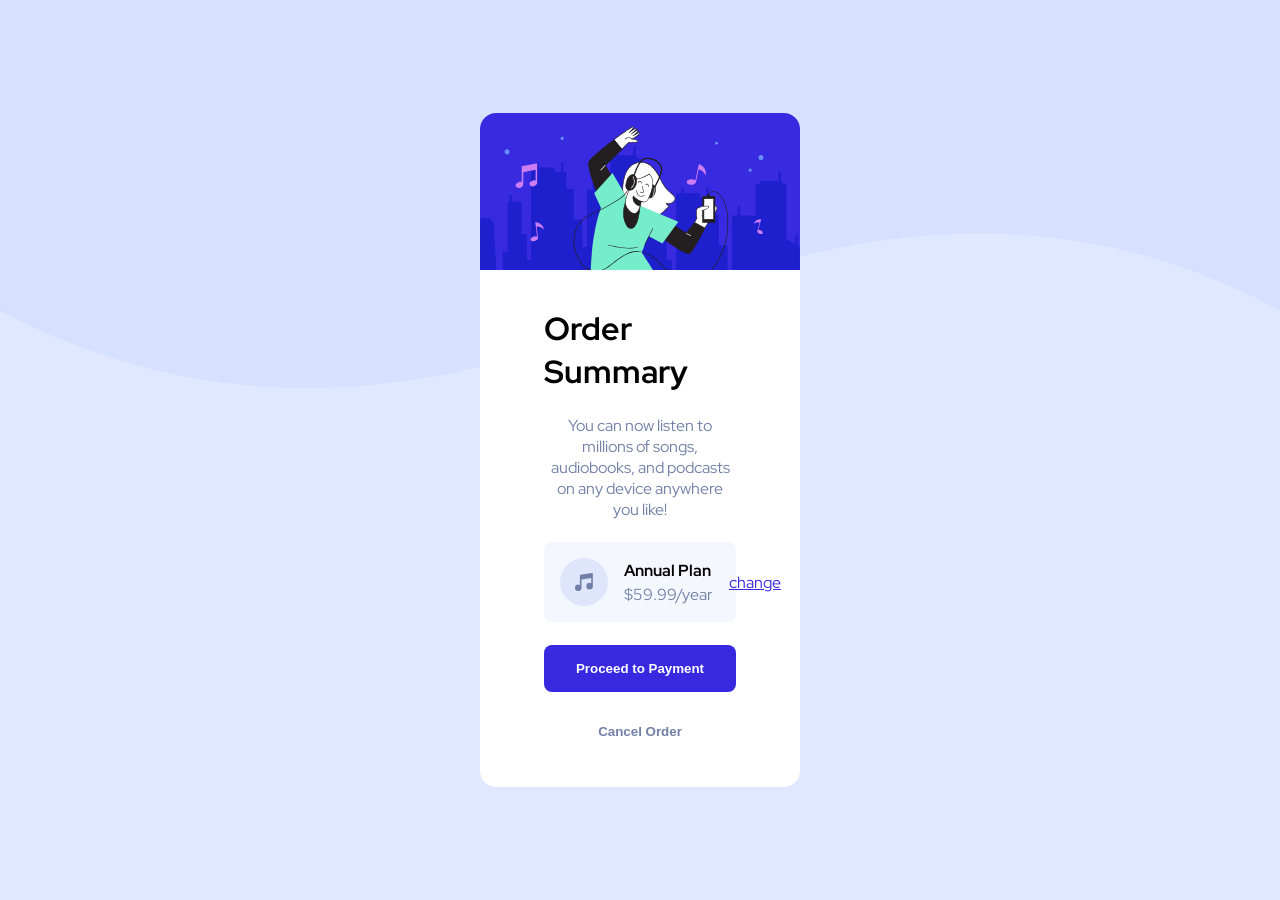
<file: class 13/index.html>
<!DOCTYPE html>
<html lang="en">

<head>
    <meta charset="UTF-8">
    <meta name="viewport" content="width=device-width, initial-scale=1.0">
    <!-- displays site properly based on user's device -->

    <link rel="icon" type="image/png" sizes="32x32" href="./images/favicon-32x32.png">
    <link rel="stylesheet" href="style.css">

    <title>Frontend Mentor | Order summary card</title>
</head>

<body>

    <main>
        <div class="card-image">
            <img src="./resource/images/illustration-hero.svg" alt="" width="100%">
        </div>
        <div class="card-info">
            <header>
                <h1>Order Summary</h1>
            </header>

            <p>
                You can now listen to millions of songs, audiobooks, and podcasts on any
                device anywhere you like!
            </p>

            <div class="plan">
                <img src="./resource/images/icon-music.svg" alt="music-icon">
                <div class="plan-info">
                    <span class="plan-type">Annual Plan</span>
                    <span class="plan-price">$59.99/year</span>
                </div>
                <a href="#">change</a>
            </div>

            <div class="buttons">
                <button class="btn btn-primary">Proceed to Payment</button>
                <button class="btn btn-secondary">Cancel Order</button>
            </div>
        </div>

    </main>


</body>

</html>
</file>
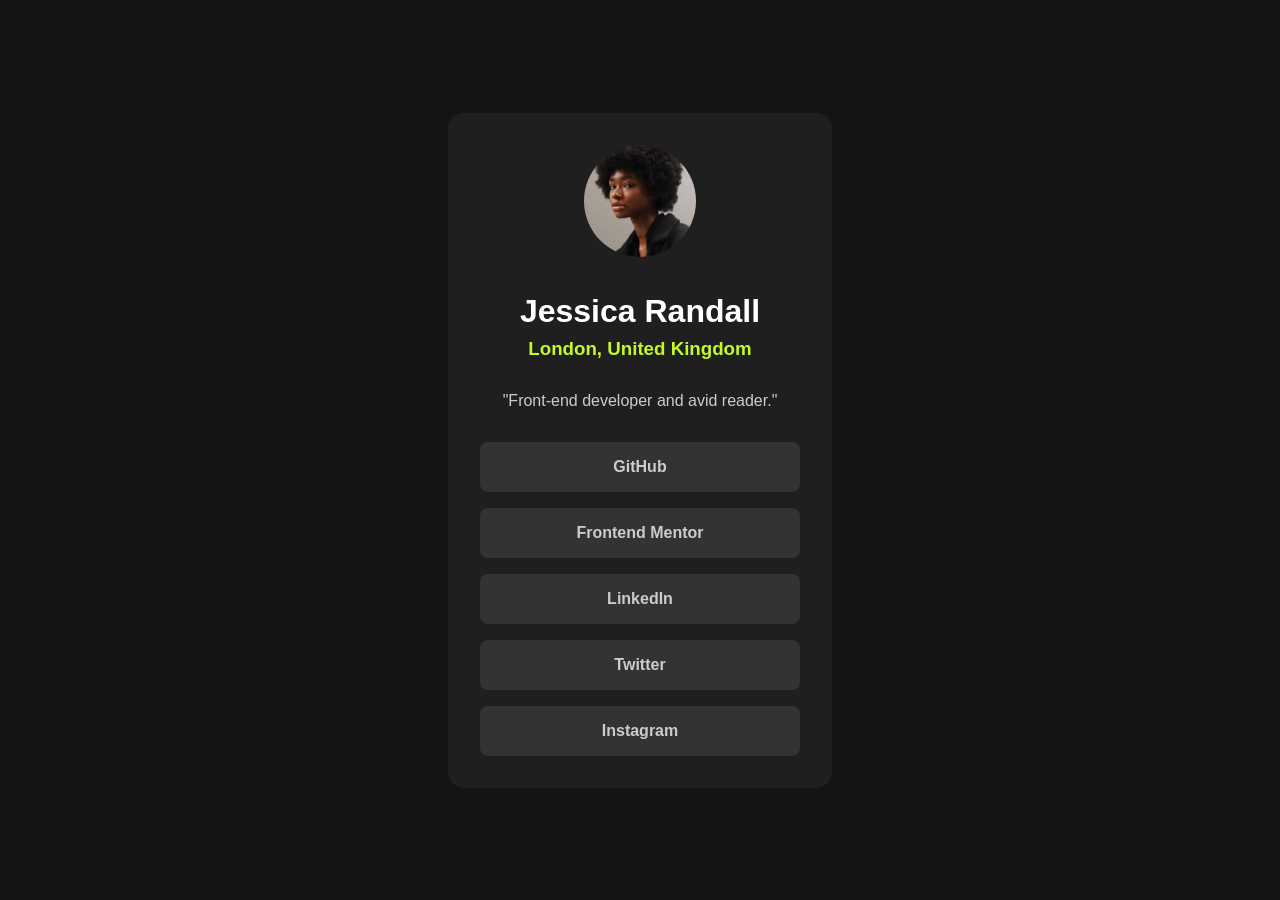
<file: class 14/index.html>
<!DOCTYPE html>
<html lang="en">

<head>
    <meta charset="UTF-8">
    <meta name="viewport" content="width=device-width, initial-scale=1.0">
    <title>Class 14</title>
    <link rel="stylesheet" href="style.css">
</head>

<body class="center">
    <main class="center col">
        <div class="bio center col">
            <div class="image">
                <img src="./resources//assets//images/avatar-jessica.jpeg" alt="">
            </div>
            <div class="name-loc center col">
                <h1>Jessica Randall</h1>
                <h3>London, United Kingdom</h3>
            </div>
            <p>"Front-end developer and avid reader."</p>
        </div>
        <div class="links center col">
            <a href="#">GitHub</a>
            <a href="#">Frontend Mentor</a>
            <a href="#">LinkedIn</a>
            <a href="#">Twitter</a>
            <a href="#">Instagram</a>
        </div>
    </main>
</body>

</html>
</file>
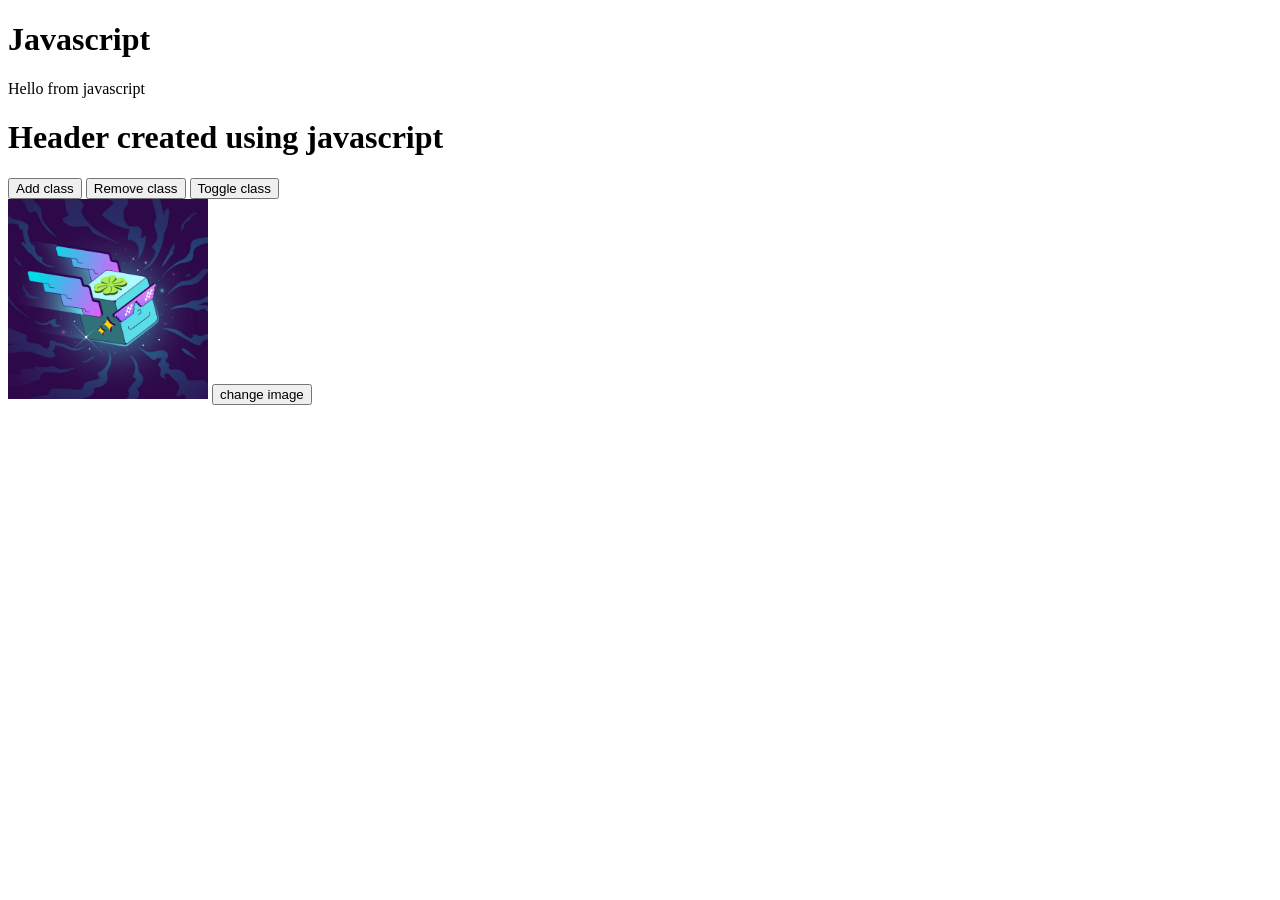
<file: class 20/index.html>
<!DOCTYPE html>
<html lang="en">

<head>
    <meta charset="UTF-8">
    <meta name="viewport" content="width=device-width, initial-scale=1.0">
    <title>Class 20</title>
    <!-- <script src="script.js"></script> -->
    <link rel="stylesheet" href="style.css">
    <!-- <script src="./learnDom.js"></script> -->
</head>

<body>
    <h1>Javascript</h1>
    <p id="para"></p>
    <main class="container"></main>
    <button class="add">Add class</button>
    <button class="remove">Remove class</button>
    <button class="toggle">Toggle class</button>

    <div>
        <img id="img" src="./images/fly.jpg" width="200" height="200" alt="">
        <button class="img-btn">change image</button>

    </div>
</body>
<script>
    // this is how we create an element
    let container = document.querySelector(".container");
    let header = document.createElement("h1");
    header.innerHTML = "Header created using javascript";
    header.style.fontFamily = "verdana";
    container.appendChild(header);

    //----------------------------------------------------
    //----------------------------------------------------
    //----------------------------------------------------
    // changing html content and styles

    let para = document.getElementById("para");
    para.innerHTML = "Hello from javascript";

    function addStyles() {
        para.classList.add("text-red")
        para.classList.add("text-center")
    }

    let add = document.querySelector(".add");
    add.addEventListener("click", addStyles)
    let remove = document.querySelector(".remove");
    remove.addEventListener("click", function () {
        para.classList.remove("text-red")
        para.classList.remove("text-center")
    })
    let toggle = document.querySelector(".toggle");
    toggle.addEventListener("mouseover", function () {
        para.classList.toggle("text-red")
        para.classList.toggle("text-center")
    })

    //----------------------------------------------------
    //----------------------------------------------------
    //----------------------------------------------------
    // functionality to change image with button click
    let img = document.getElementById("img");
    let imgBtn = document.querySelector(".img-btn");
    imgBtn.addEventListener("click", function () {
        img.src = "./images/block3 3.jpg";
    })

</script>

</html>
</file>
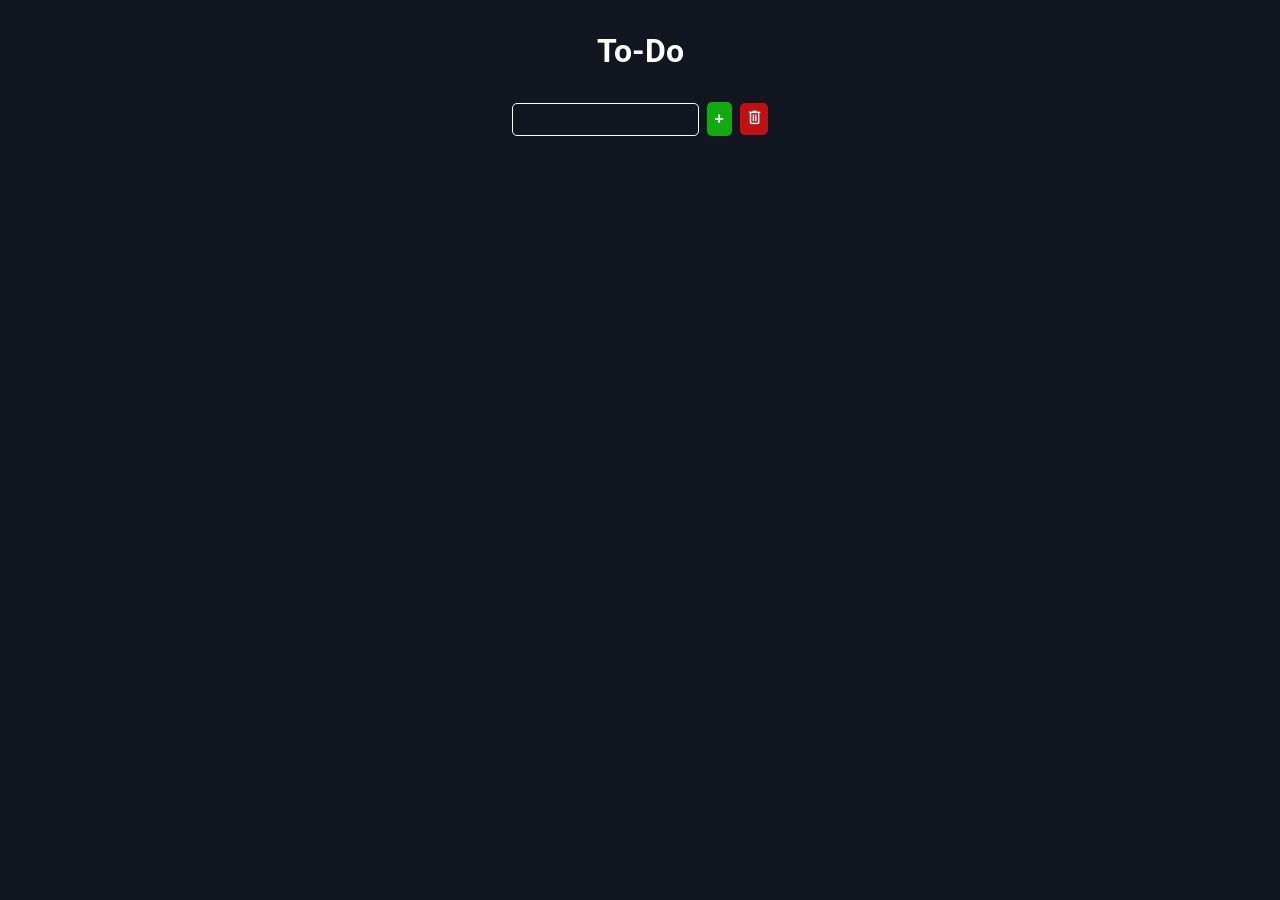
<file: class 21/index.html>
<!DOCTYPE html>
<html lang="en">

<head>
    <meta charset="UTF-8">
    <meta name="viewport" content="width=device-width, initial-scale=1.0">
    <title>Class 21 (To-Do List app)</title>
    <link rel="stylesheet" href="style.css">
    <link rel="stylesheet" href="https://fonts.googleapis.com/css2?family=Material+Symbols+Outlined:opsz,wght,FILL,GRAD@20..48,100..700,0..1,-50..200&icon_names=add" />
    <link rel="stylesheet"
        href="https://fonts.googleapis.com/css2?family=Material+Symbols+Outlined:opsz,wght,FILL,GRAD@20..48,100..700,0..1,-50..200&icon_names=delete" />
        
</head>

<body>
    <div class="container">
        <header>
            <h1>To-<span>Do</span></h1>
        </header>
        <div class="form">
            <input type="text" class="todo-input">
            <button class="todo-button btn">+</button>
            <button class="todo-button-clear btn-icon">
                <span class="material-symbols-outlined">
                    delete
                </span>
            </button>
        </div>
        <div class="todo-container">
            <ul class="todo-list"></ul>
        </div>
    </div>

</body>
<script src="script.js" defer></script>

</html>
</file>
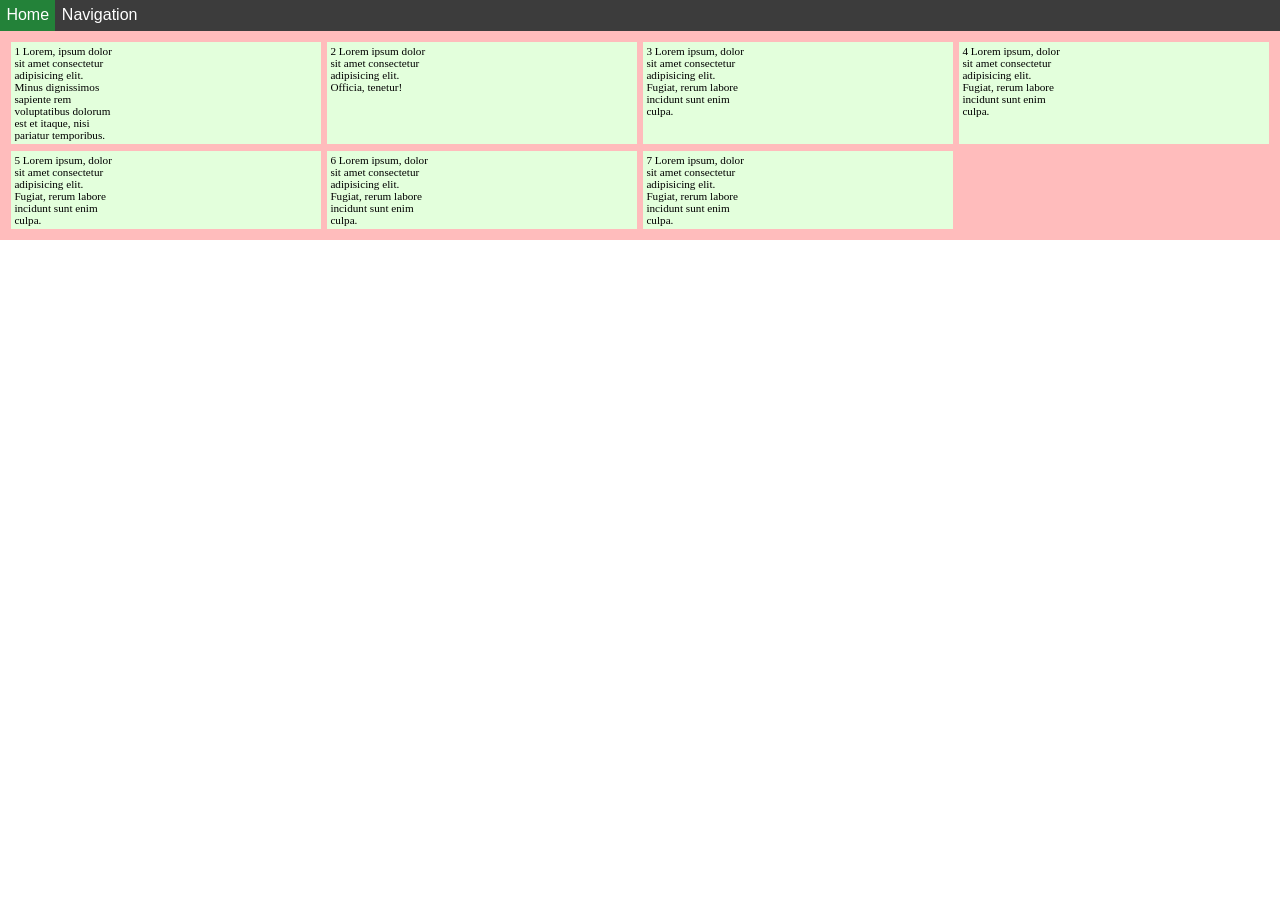
<file: class 4/index.html>
<!DOCTYPE html>
<html lang="en">

<head>
    <meta charset="UTF-8">
    <meta name="viewport" content="width=device-width, initial-scale=1.0">
    <title>Layouts</title>
    <link rel="stylesheet" href="style.css">
    <link rel="stylesheet" href="navigation.css">
</head>

<body>
    <!-- navigation -->
    <nav>
        <ul>
            <li><a href="index.html" id="home">Home</a></li>
            <li><a href="navigation.html">Navigation</a></li>
        </ul>
    </nav>
    <!-- flex container -->
    <main>
        <!-- flex items -->
        <section>
            <p>1 Lorem, ipsum dolor sit amet consectetur adipisicing elit. Minus dignissimos sapiente rem voluptatibus
                dolorum est et itaque, nisi pariatur temporibus.</p>
        </section>
        <!-- flex items -->
        <section>
            <p>2 Lorem ipsum dolor sit amet consectetur adipisicing elit. Officia, tenetur!</p>
        </section>
        <!-- flex items -->
        <section>
            <p>3 Lorem ipsum, dolor sit amet consectetur adipisicing elit. Fugiat, rerum labore incidunt sunt enim culpa.
            </p>
        </section>
        <!-- flex items -->
        <section>
            <p>4 Lorem ipsum, dolor sit amet consectetur adipisicing elit. Fugiat, rerum labore incidunt sunt enim culpa.
            </p>
        </section>
        <!-- flex items -->
        <section>
            <p>5 Lorem ipsum, dolor sit amet consectetur adipisicing elit. Fugiat, rerum labore incidunt sunt enim culpa.
            </p>
        </section>
        <!-- flex items -->
        <section>
            <p>6 Lorem ipsum, dolor sit amet consectetur adipisicing elit. Fugiat, rerum labore incidunt sunt enim culpa.
            </p>
        </section>
        <!-- flex items -->
        <section>
            <p>7 Lorem ipsum, dolor sit amet consectetur adipisicing elit. Fugiat, rerum labore incidunt sunt enim culpa.
            </p>
        </section>
    </main>
</body>

</html>
</file>
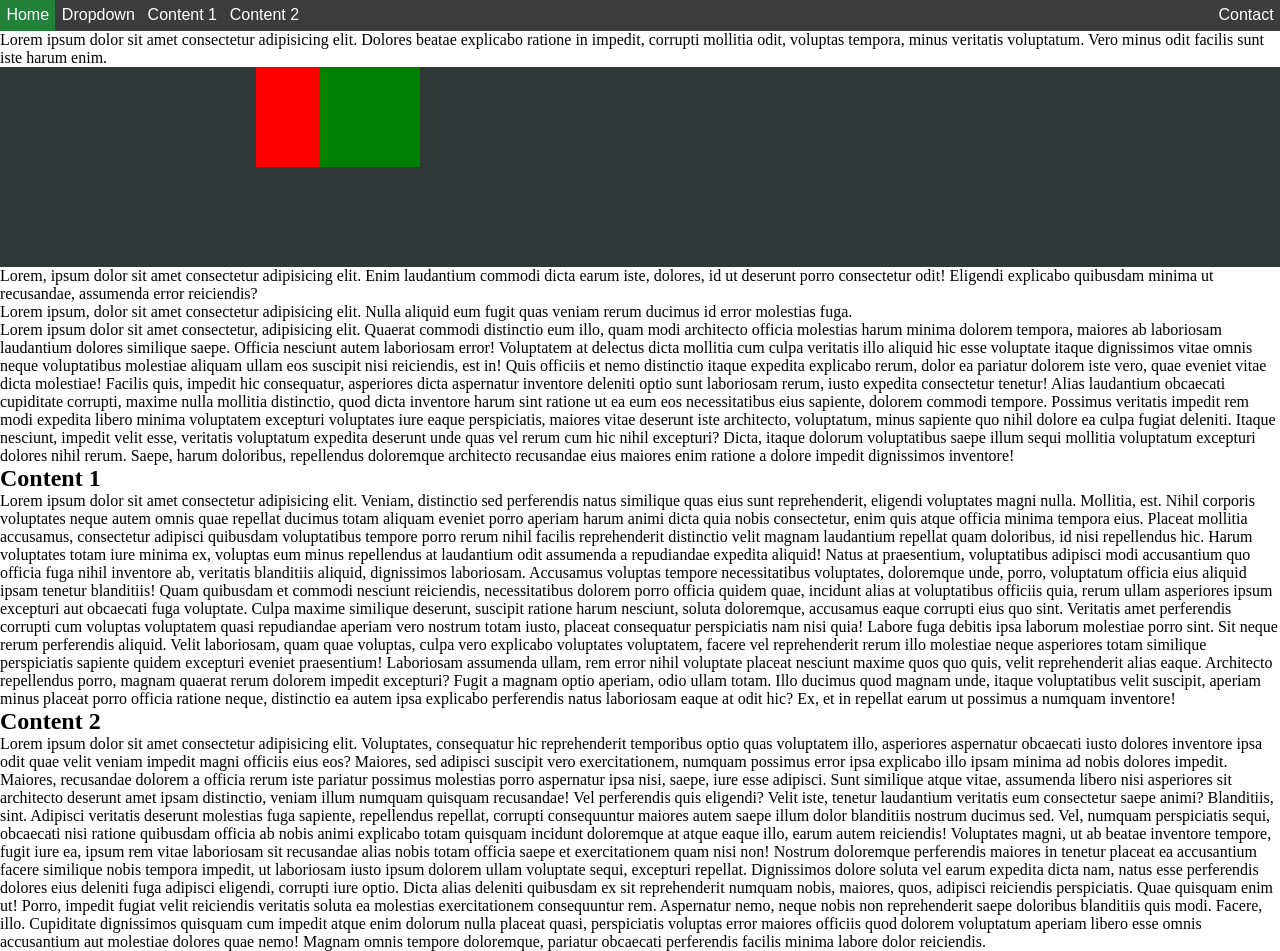
<file: class 5/index.html>
<!DOCTYPE html>
<html lang="en">
<head>
    <meta charset="UTF-8">
    <meta name="viewport" content="width=device-width, initial-scale=1.0">
    <title>Class 5</title>
    <link rel="stylesheet" href="style.css">
</head>
<body>
    <nav>
        <!-- left hand div -->
        <div>
            <ul>
                <li><a href="index.html" id="home">Home</a></li>
                <li class="dropdown">Dropdown
                    <div class="dropdown-items">
                        <a href="about.html">About</a>
                        <a href="contact.html">Contact</a>
                        <a href="purchase.html">Purchase</a>
                    </div>
                </li>
                <li><a href="#content1">Content 1</a></li>
                <li><a href="#content2">Content 2</a></li>
            </ul>
        </div>
        <!-- right hand div -->
        <div>
            <ul>
                <li><a href="contact.html">Contact</a></li>
            </ul>
        </div>
    </nav>
    <p>Lorem ipsum dolor sit amet consectetur adipisicing elit. Dolores beatae explicabo ratione in impedit, corrupti mollitia odit, voluptas tempora, minus veritatis voluptatum. Vero minus odit facilis sunt iste harum enim.</p>
    <div class="container">
        <!-- red box -->
        <div class="box-1"></div>
        <!-- green box -->
        <div class="box-2"></div>
    </div>
    <p>Lorem, ipsum dolor sit amet consectetur adipisicing elit. Enim laudantium commodi dicta earum iste, dolores, id ut deserunt porro consectetur odit! Eligendi explicabo quibusdam minima ut recusandae, assumenda error reiciendis?</p>

    <p>Lorem ipsum, dolor sit amet consectetur adipisicing elit. Nulla aliquid eum fugit quas veniam rerum ducimus id error molestias fuga.</p>
    <div class="">
        Lorem ipsum dolor sit amet consectetur, adipisicing elit. Quaerat commodi distinctio eum illo, quam modi architecto officia molestias harum minima dolorem tempora, maiores ab laboriosam laudantium dolores similique saepe. Officia nesciunt autem laboriosam error! Voluptatem at delectus dicta mollitia cum culpa veritatis illo aliquid hic esse voluptate itaque dignissimos vitae omnis neque voluptatibus molestiae aliquam ullam eos suscipit nisi reiciendis, est in! Quis officiis et nemo distinctio itaque expedita explicabo rerum, dolor ea pariatur dolorem iste vero, quae eveniet vitae dicta molestiae! Facilis quis, impedit hic consequatur, asperiores dicta aspernatur inventore deleniti optio sunt laboriosam rerum, iusto expedita consectetur tenetur! Alias laudantium obcaecati cupiditate corrupti, maxime nulla mollitia distinctio, quod dicta inventore harum sint ratione ut ea eum eos necessitatibus eius sapiente, dolorem commodi tempore. Possimus veritatis impedit rem modi expedita libero minima voluptatem excepturi voluptates iure eaque perspiciatis, maiores vitae deserunt iste architecto, voluptatum, minus sapiente quo nihil dolore ea culpa fugiat deleniti. Itaque nesciunt, impedit velit esse, veritatis voluptatum expedita deserunt unde quas vel rerum cum hic nihil excepturi? Dicta, itaque dolorum voluptatibus saepe illum sequi mollitia voluptatum excepturi dolores nihil rerum. Saepe, harum doloribus, repellendus doloremque architecto recusandae eius maiores enim ratione a dolore impedit dignissimos inventore!
    </div>
    <!-- content 1 -->
    <section id="content1">
        <header>
            <h1>Content 1</h1>
        </header>
        <main>
            Lorem ipsum dolor sit amet consectetur adipisicing elit. Veniam, distinctio sed perferendis natus similique quas eius sunt reprehenderit, eligendi voluptates magni nulla. Mollitia, est. Nihil corporis voluptates neque autem omnis quae repellat ducimus totam aliquam eveniet porro aperiam harum animi dicta quia nobis consectetur, enim quis atque officia minima tempora eius. Placeat mollitia accusamus, consectetur adipisci quibusdam voluptatibus tempore porro rerum nihil facilis reprehenderit distinctio velit magnam laudantium repellat quam doloribus, id nisi repellendus hic. Harum voluptates totam iure minima ex, voluptas eum minus repellendus at laudantium odit assumenda a repudiandae expedita aliquid! Natus at praesentium, voluptatibus adipisci modi accusantium quo officia fuga nihil inventore ab, veritatis blanditiis aliquid, dignissimos laboriosam. Accusamus voluptas tempore necessitatibus voluptates, doloremque unde, porro, voluptatum officia eius aliquid ipsam tenetur blanditiis! Quam quibusdam et commodi nesciunt reiciendis, necessitatibus dolorem porro officia quidem quae, incidunt alias at voluptatibus officiis quia, rerum ullam asperiores ipsum excepturi aut obcaecati fuga voluptate. Culpa maxime similique deserunt, suscipit ratione harum nesciunt, soluta doloremque, accusamus eaque corrupti eius quo sint. Veritatis amet perferendis corrupti cum voluptas voluptatem quasi repudiandae aperiam vero nostrum totam iusto, placeat consequatur perspiciatis nam nisi quia! Labore fuga debitis ipsa laborum molestiae porro sint. Sit neque rerum perferendis aliquid. Velit laboriosam, quam quae voluptas, culpa vero explicabo voluptates voluptatem, facere vel reprehenderit rerum illo molestiae neque asperiores totam similique perspiciatis sapiente quidem excepturi eveniet praesentium! Laboriosam assumenda ullam, rem error nihil voluptate placeat nesciunt maxime quos quo quis, velit reprehenderit alias eaque. Architecto repellendus porro, magnam quaerat rerum dolorem impedit excepturi? Fugit a magnam optio aperiam, odio ullam totam. Illo ducimus quod magnam unde, itaque voluptatibus velit suscipit, aperiam minus placeat porro officia ratione neque, distinctio ea autem ipsa explicabo perferendis natus laboriosam eaque at odit hic? Ex, et in repellat earum ut possimus a numquam inventore!
        </main>
    </section>
    <!-- content 2 -->
    <section id="content2">
        <header>
            <h1>Content 2</h1>
        </header>
        <main>
            Lorem ipsum dolor sit amet consectetur adipisicing elit. Voluptates, consequatur hic reprehenderit temporibus optio quas voluptatem illo, asperiores aspernatur obcaecati iusto dolores inventore ipsa odit quae velit veniam impedit magni officiis eius eos? Maiores, sed adipisci suscipit vero exercitationem, numquam possimus error ipsa explicabo illo ipsam minima ad nobis dolores impedit. Maiores, recusandae dolorem a officia rerum iste pariatur possimus molestias porro aspernatur ipsa nisi, saepe, iure esse adipisci. Sunt similique atque vitae, assumenda libero nisi asperiores sit architecto deserunt amet ipsam distinctio, veniam illum numquam quisquam recusandae! Vel perferendis quis eligendi? Velit iste, tenetur laudantium veritatis eum consectetur saepe animi? Blanditiis, sint. Adipisci veritatis deserunt molestias fuga sapiente, repellendus repellat, corrupti consequuntur maiores autem saepe illum dolor blanditiis nostrum ducimus sed. Vel, numquam perspiciatis sequi, obcaecati nisi ratione quibusdam officia ab nobis animi explicabo totam quisquam incidunt doloremque at atque eaque illo, earum autem reiciendis! Voluptates magni, ut ab beatae inventore tempore, fugit iure ea, ipsum rem vitae laboriosam sit recusandae alias nobis totam officia saepe et exercitationem quam nisi non! Nostrum doloremque perferendis maiores in tenetur placeat ea accusantium facere similique nobis tempora impedit, ut laboriosam iusto ipsum dolorem ullam voluptate sequi, excepturi repellat. Dignissimos dolore soluta vel earum expedita dicta nam, natus esse perferendis dolores eius deleniti fuga adipisci eligendi, corrupti iure optio. Dicta alias deleniti quibusdam ex sit reprehenderit numquam nobis, maiores, quos, adipisci reiciendis perspiciatis. Quae quisquam enim ut! Porro, impedit fugiat velit reiciendis veritatis soluta ea molestias exercitationem consequuntur rem. Aspernatur nemo, neque nobis non reprehenderit saepe doloribus blanditiis quis modi. Facere, illo. Cupiditate dignissimos quisquam cum impedit atque enim dolorum nulla placeat quasi, perspiciatis voluptas error maiores officiis quod dolorem voluptatum aperiam libero esse omnis accusantium aut molestiae dolores quae nemo! Magnam omnis tempore doloremque, pariatur obcaecati perferendis facilis minima labore dolor reiciendis.
        </main>
    </section>
</body>
</html>
</file>
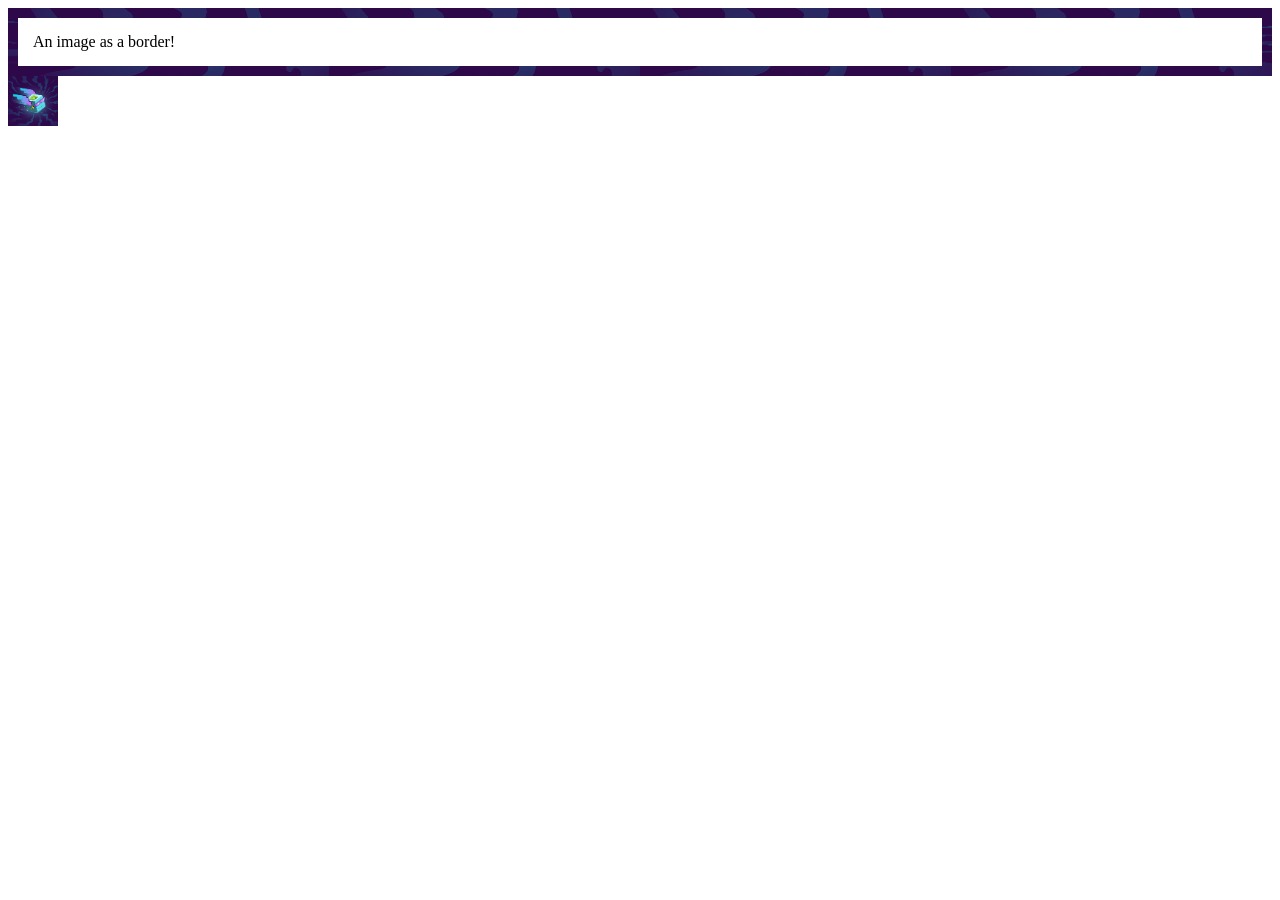
<file: class 6/index.html>
<!DOCTYPE html>
<html lang="en">
<head>
    <meta charset="UTF-8">
    <meta name="viewport" content="width=device-width, initial-scale=1.0">
    <title>Class 6</title>
    <link rel="stylesheet" href="style.css">
</head>
<body>
    <div id="borderimg">
        An image as a border!
    </div>
    <img src="./images/fly.jpg" alt="" height="50" width="50">
</body>
</html>
</file>
<file: class 13/style.css>
@import url("https://fonts.googleapis.com/css2?family=Red+Hat+Display:wght@400;700&display=swap");

* {
    margin: 0;
    padding: 0;
    box-sizing: border-box;
}

body {
    height: 100vh;
    width: 100vw;
    background-image: url("./resource/images/pattern-background-desktop.svg");
    background-repeat: no-repeat;
    background-size: contain;
    overflow: hidden;
    background-color: hsl(225, 100%, 94%);
    display: flex;
    justify-content: center;
    align-items: center;
    font-family: "Red Hat Display", sans-serif;
}

main {
    background: white;
    width: 25%;
    border-radius: 1rem;
}

.card-image {
    width: 100%;
    border-radius: 1rem 1rem 0 0;
    overflow: hidden;
}

.card-info {
    display: flex;
    flex-direction: column;
    align-items: center;
    padding: 2rem 4rem 2rem;
    gap: 1.4rem;
}

.card-info > p {
    text-align: center;
    color: hsl(224, 23%, 55%);
}

.plan {
    display: flex;
    align-items: center;
    gap: 1rem;
    background: hsl(225, 100%, 98%);
    padding: 1rem;
    border-radius: 0.5rem;
    width: 100%;
}

.plan > a {
    color: hsl(245, 75%, 52%);
}

.plan > a:hover {
    text-decoration: none;
    color: hsl(245, 82%, 63%);
}

.plan-info {
    display: flex;
    flex-direction: column;
    gap: 0.2rem;
    flex-grow: 1;
}

.plan-type {
    font-weight: bold;
}

.plan-price {
    color: hsl(224, 23%, 55%);
}

.buttons {
    display: flex;
    flex-direction: column;
    gap: 1rem;
    width: 100%;
}

.btn {
    display: block;
    width: 100%;
    padding: 1rem;
    outline: none;
    border: none;
    border-radius: 0.5rem;
    font-weight: bold;
    cursor: pointer;
}

.btn-primary {
    background: hsl(245, 75%, 52%);
    color: white;
}

.btn-primary:hover {
    background: hsl(245, 75%, 52%, 0.8);
}

.btn-secondary {
    background: none;
    color: hsl(224, 23%, 55%);
}

.btn-secondary:hover {
    color: black;
}

.attribution {
    font-size: 11px;
    text-align: center;
}

.attribution a {
    color: hsl(228, 45%, 44%);
}

/* tablets */
@media screen and (max-width: 900px) {
    main {
        width: 50%;
    }
}

/* mobile screens */
@media screen and (max-width: 600px) {
    body {
        background-image: url("./resource/images/pattern-background-mobile.svg");
    }

    main {
        width: 90%;
    }

    .card-info {
        padding: 2rem 2rem 2rem;
        gap: 1rem;
    }
}
</file>
<file: class 14/style.css>
@import url("https://fonts.google.com/specimen/Inter");

* {
    margin: 0;
    padding: 0;
    box-sizing: border-box;
}

body {
    background: hsl(0, 0%, 8%);
    width: 100%;
    height: 100vh;
    color: hsl(0, 0%, 100%);
    font-family: Inter, sans-serif;
}

main {
    background: hsl(0, 0%, 12%);
    padding: 2rem;
    border-radius: 1rem;
    gap: 2rem;
    width: 30%;
}

.image {
    width: 7rem;
}

img {
    border-radius: 50%;
    width: 100%;
}

.center {
    display: flex;
    justify-content: center;
    align-items: center;
}

.col {
    flex-direction: column;
}

.bio {
    gap: 2rem;
}

.bio > p {
    color: hsl(0, 0%, 80%);
}

.name-loc {
    gap: 0.5rem;
}

.name-loc > h3 {
    color: hsl(75, 94%, 57%);
}

.links {
    gap: 1rem;
    width: 100%;
}

a {
    text-decoration: none;
    color: hsl(0, 0%, 80%);
    font-weight: bold;
    display: block;
    width: 100%;
    background: hsl(0, 0%, 20%);
    padding: 1rem;
    border-radius: 0.5rem;
    text-align: center;
}

a:hover {
    background: hsl(75, 94%, 57%);
    color: black;
}

/* Mobile */
@media screen and (max-width: 600px) {
    main {
        width: 90%;
    }

    .bio > p {
        font-size: 0.7rem;
    }
}
</file>
<file: class 20/style.css>
.text-red {
    color: red;
}

.text-center {
    text-align: center;
}
</file>
<file: class 21/style.css>
@import url("https://fonts.googleapis.com/css2?family=Roboto:ital,wght@0,100..900;1,100..900&display=swap");

* {
    margin: 0;
    padding: 0;
    box-sizing: border-box;
}

body {
    font-family: "Roboto", sans-serif;
    background-color: rgb(18, 22, 33);
    color: white;
    min-height: 100vh;
    padding-top: 2rem;
}

.container {
    display: flex;
    flex-direction: column;
    align-items: center;
    justify-content: center;
    gap: 2rem;
    width: 50%;
    margin: 0 auto;
}

.form {
    display: flex;
    justify-content: center;
    align-items: center;
    gap: 0.5rem;
}

.todo-input {
    background-color: transparent;
    outline: none;
    border: 0.5px solid white;
    color: white;
    padding: 0.5rem;
    border-radius: 5px;
}

.btn {
    padding: 0.5rem;
    outline: none;
    color: white;
    border: none;
    border-radius: 5px;
    cursor: pointer;
}

.btn-icon {
    padding: 0.3rem;
    outline: none;
    color: white;
    border: none;
    border-radius: 5px;
    cursor: pointer;
}

.btn-icon > span {
    font-size: 1.2rem;
}

.todo-button {
    background: rgb(17, 171, 17);
    font-size: 1.0rem; /* Makes the + bigger */
    font-weight: bold;
}

.todo-button-clear,
.todo-item-button-clear {
    background: rgb(191, 17, 17);
}

.todo-container {
    width: 100%;
}

.todo-list {
    display: flex;
    flex-direction: column;
    gap: 1rem;
    list-style-type: none;
}

.todo-list-item {
    width: 100%;
    display: flex;
    justify-content: space-between;
    align-items: center;
    padding: 0.5rem;
    background-color: rgb(26, 31, 46);
    border-radius: 5px;
}

@media (max-width: 768px) {
    .container {
        max-width: 100%;
        padding: 1rem;
    }
}
</file>
<file: class 4/style.css>
*{
    margin: 0;
    padding: 0;
}

main{
    background: #ffbcbc;
    padding: .5rem;
    display: grid;
    /* flex-direction: row; */
    /* height: 700px; */
    /* flex-direction: row-reverse;
    flex-direction: column;
    flex-direction: column-reverse; */
    /* flex-wrap: wrap; */
    /* flex-flow: row-reverse wrap-reverse; */
    /* justify-content: flex-start; */
    grid-template-columns: auto auto auto auto;
    /* gap: 2rem; */
}

section{
    background: rgb(227, 255, 220);
    padding: .2rem;
    margin: .2rem;
    /* height: 200px; */
}

p{
    max-width: 100px;
    max-height: 200px;
    font-size: .7rem;
}
</file>
<file: class 4/navigation.css>
nav{
    background: #3c3c3c;
    display: flex;
    justify-content: space-between;
    /* align-items: center; */
}

ul{
    list-style-type: none;
    display: flex;
    /* gap: 1rem; */
    /* padding: .2rem 1rem; */
}

#home{
    background: #238239;
}

#hover:hover{
    background: #238239;
}

a{
    display: block;
    color: rgb(255, 255, 255);
    text-decoration: none;
    padding: .4rem;
    font-family: 'Lucida Sans', 'Lucida Sans Regular', 'Lucida Grande', 'Lucida Sans Unicode', Geneva, Verdana, sans-serif;
}

a:hover{
    background: #000;
}
</file>
<file: class 5/style.css>
*{
    margin: 0;
    padding: 0;
}

html {
    scroll-behavior: smooth;
}

body {
    min-height: 100vh;
}

nav{
    /* position: fixed; */
    position: sticky;
    top: 0;
    background: #3c3c3c;
    width: 100%;
    display: flex;
    justify-content: space-between;
    /* align-items: center; */
    z-index: 10;
}

ul{
    list-style-type: none;
    display: flex;
    /* gap: 1rem; */
    /* padding: .2rem 1rem; */
}

#home{
    background: #238239;
}

#hover:hover{
    background: #238239;
}

a{
    display: block;
    color: rgb(255, 255, 255);
    text-decoration: none;
    padding: .4rem;
    font-family: 'Lucida Sans', 'Lucida Sans Regular', 'Lucida Grande', 'Lucida Sans Unicode', Geneva, Verdana, sans-serif;
}

a:hover{
    background: #000;
}

.dropdown {
    display: block;
    position: relative;
    color: rgb(255, 255, 255);
    /* removes the underline */
    text-decoration: none;
    padding: .4rem;
    font-family: 'Lucida Sans', 'Lucida Sans Regular', 'Lucida Grande', 'Lucida Sans Unicode', Geneva, Verdana, sans-serif;
    /* changes the mouse pointer */
    cursor: pointer;
    /* animations */
    transition: all 1s ease-in-out;
}

.dropdown:hover {
    background: #000;
}

.dropdown:hover .dropdown-items {
    display: block;
    opacity: 1;
}

.dropdown-items {
    display: none;
    opacity: 0;
    position: absolute;
    left: 0;
    width: 100%;
    background-color: #3c3c3c;
    top: 100%;
    border: 1px solid #ffa1a1;
}

.dropdown-items a{

}

.container {
    background-color: rgb(47, 55, 55);
    /* height: 120px;
    overflow: auto;
     */
    position: relative;
    height: 200px;
}

.box-1 {
    position: absolute;
    top: 0;
    left: 20%;
    background-color: red;
    width: 100px;
    height: 100px;
}

.box-2 {   
    position: absolute;
    top: 0;
    left: 25%;
    background-color: green;
    width: 100px;
    height: 100px;
}
</file>
<file: class 6/style.css>
#borderimg {
    border: 10px solid transparent;
    padding: 15px;
    border-image: url("./images/fly.jpg") 30 round;
}
</file>
